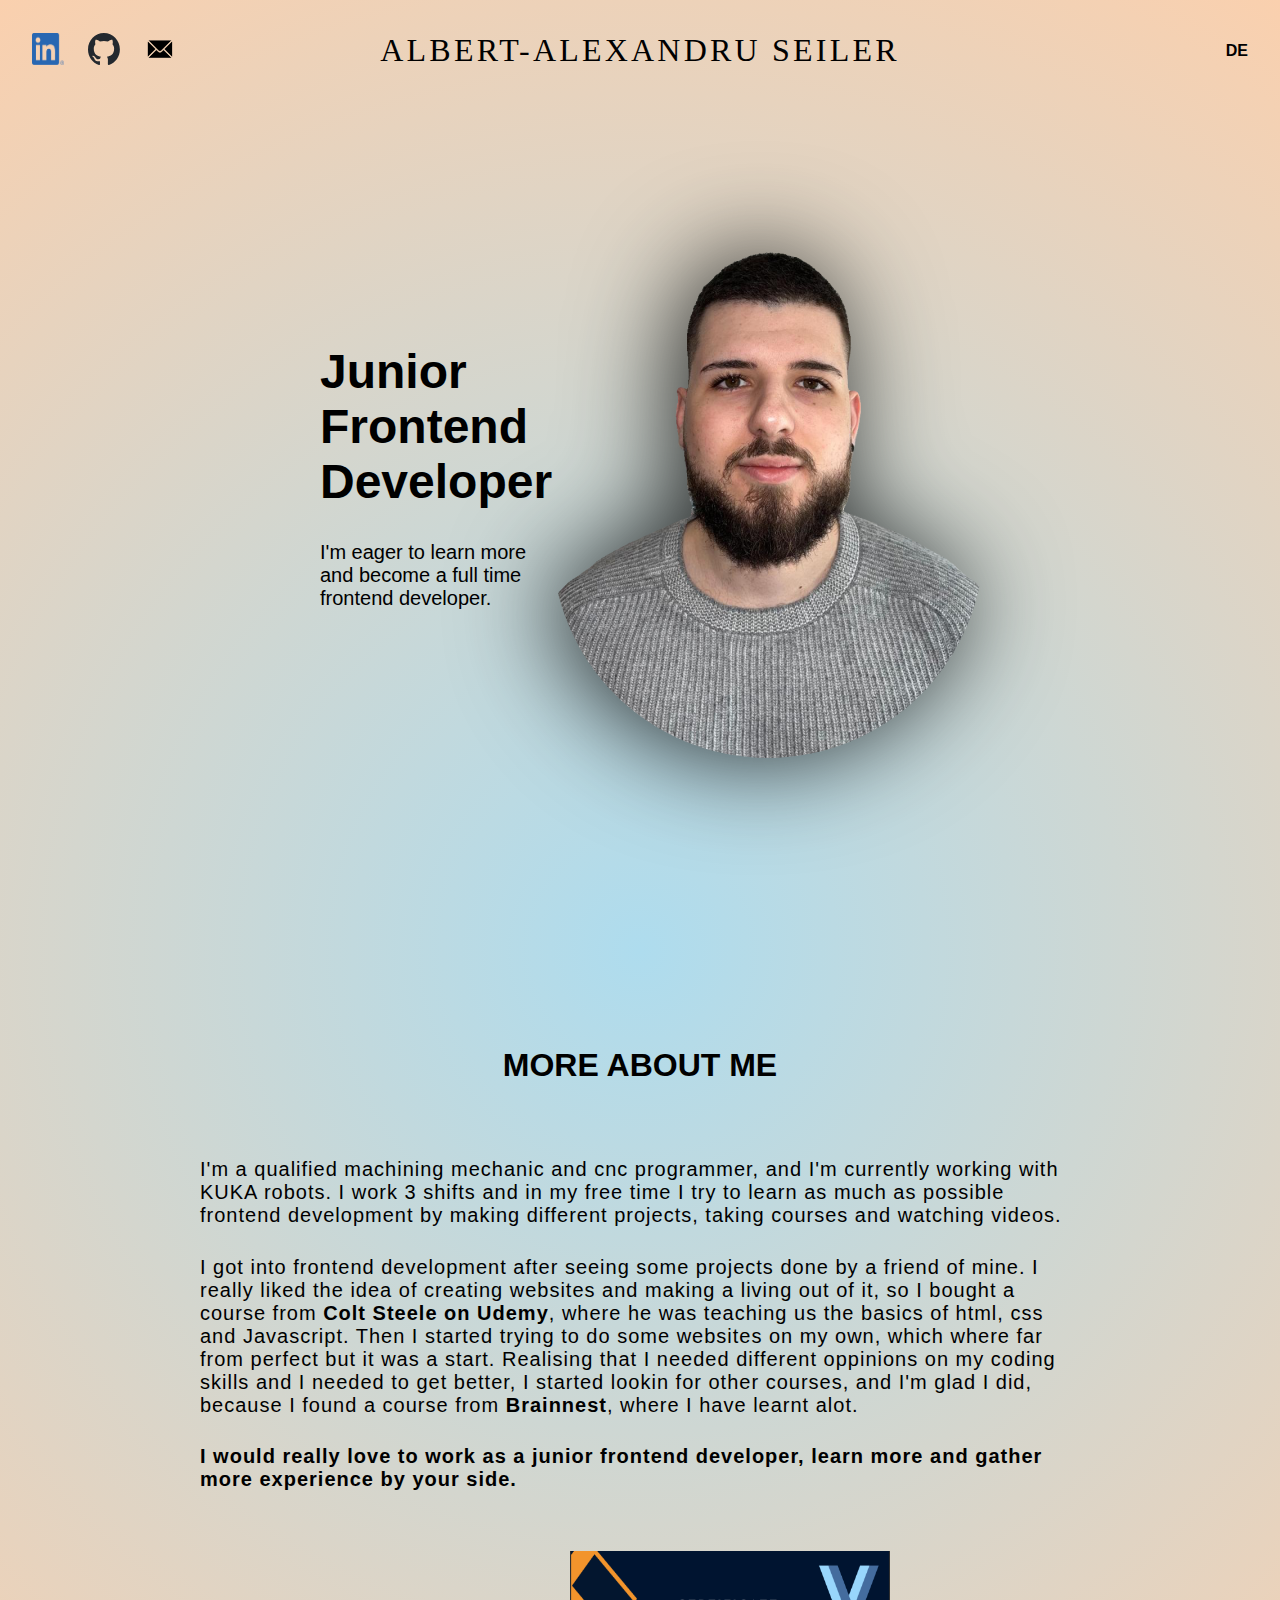
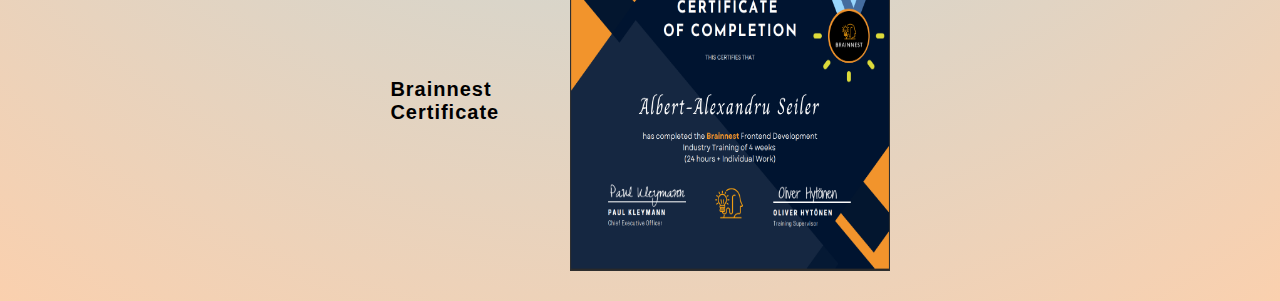
<file: index.html>
<!DOCTYPE html>
<html lang="en">

<head>
    <meta charset="UTF-8">
    <meta http-equiv="X-UA-Compatible" content="IE=edge">
    <meta name="viewport" content="width=device-width, initial-scale=1.0">
    <title>Get to know me</title>
    <link rel="stylesheet" href="./styles/app.css">
</head>

<body>
    <header>
        <nav class="links">
            <a href="https://www.linkedin.com/in/albert-seiler-94b75724b/" target="_blank"><img
                    src="./images/LI-In-Bug.png" alt="Linkedin icon"></a>
            <a href="https://github.com/albertseiler" target="_blank"><img src="./images/github-mark.svg"
                    alt="Github icon"></a>
            <a href="mailto:seileralbertalexandru@gmail.com"><img src="./images/pngegg.png" alt="=Email icon"></a>
        </nav>
        <p class="logo">Albert-Alexandru Seiler</p>
        <p class="language"><a href="./de-page/german-page.html">DE</a></p>
    </header>
    <main>
        <section class="text-and-picture">
            <aside class="aside-near-picture">
                <h1>Junior <br> Frontend Developer</h1>
                <p>I'm eager to learn more and become a full time frontend developer.</p>
            </aside>
            <picture>
                <img src="./images/pictureofme.png" alt="A picture of me" class="picture-of-me">
            </picture>
        </section>
        <section class="more-about-me">
            <h2>More about me</h2>
            <p>I'm a qualified machining mechanic and cnc programmer, and I'm currently working with KUKA robots.
                I work 3 shifts and in my free time I try to learn as much as possible frontend development by making
                different projects, taking courses and watching videos.
            </p>
            <p>
                I got into frontend development after seeing some projects done by a friend of mine. I really liked the
                idea of creating websites and making a living out of it, so I bought a course from <a
                    href="https://www.udemy.com/user/coltsteele/" target="_blank"><strong>Colt Steele on
                        Udemy</strong></a>,
                where he was teaching us the basics of html, css and Javascript.
                Then I started trying to do some websites on my own, which where far from perfect but it was a start.
                Realising that I needed different oppinions on my coding skills and I needed to get better, I started
                lookin for other courses, and I'm glad I did, because I found a course from <a
                    href="https://www.brainnest.consulting/" target="_blank"><strong>Brainnest</strong></a>,
                where I have learnt alot.
            </p>
            <p><strong>
                    I would really love to work as a junior frontend developer, learn more and gather more experience by
                    your side.</strong>
            </p>
            <figure class="figure-certificate">
                <figcaption class="figcaption-certificate">Brainnest <br> Certificate</figcaption>
                <img src="./images/Brainnest certificate.png" alt="Certificate of completion from Brainnest"
                    class="certificate">
            </figure>
        </section>
        <div id="modal" class="modal">
            <span id="modal-close" class="modal-close">&times;</span>
            <img src="./images/Brainnest certificate.png" id="modal-content" class="modal-content">
            <div id="modal-caption" class="modal-caption"></div>
        </div>
    </main>
    <footer></footer>

    <script src="./js/script.js"></script>
</body>

</html>
</file>
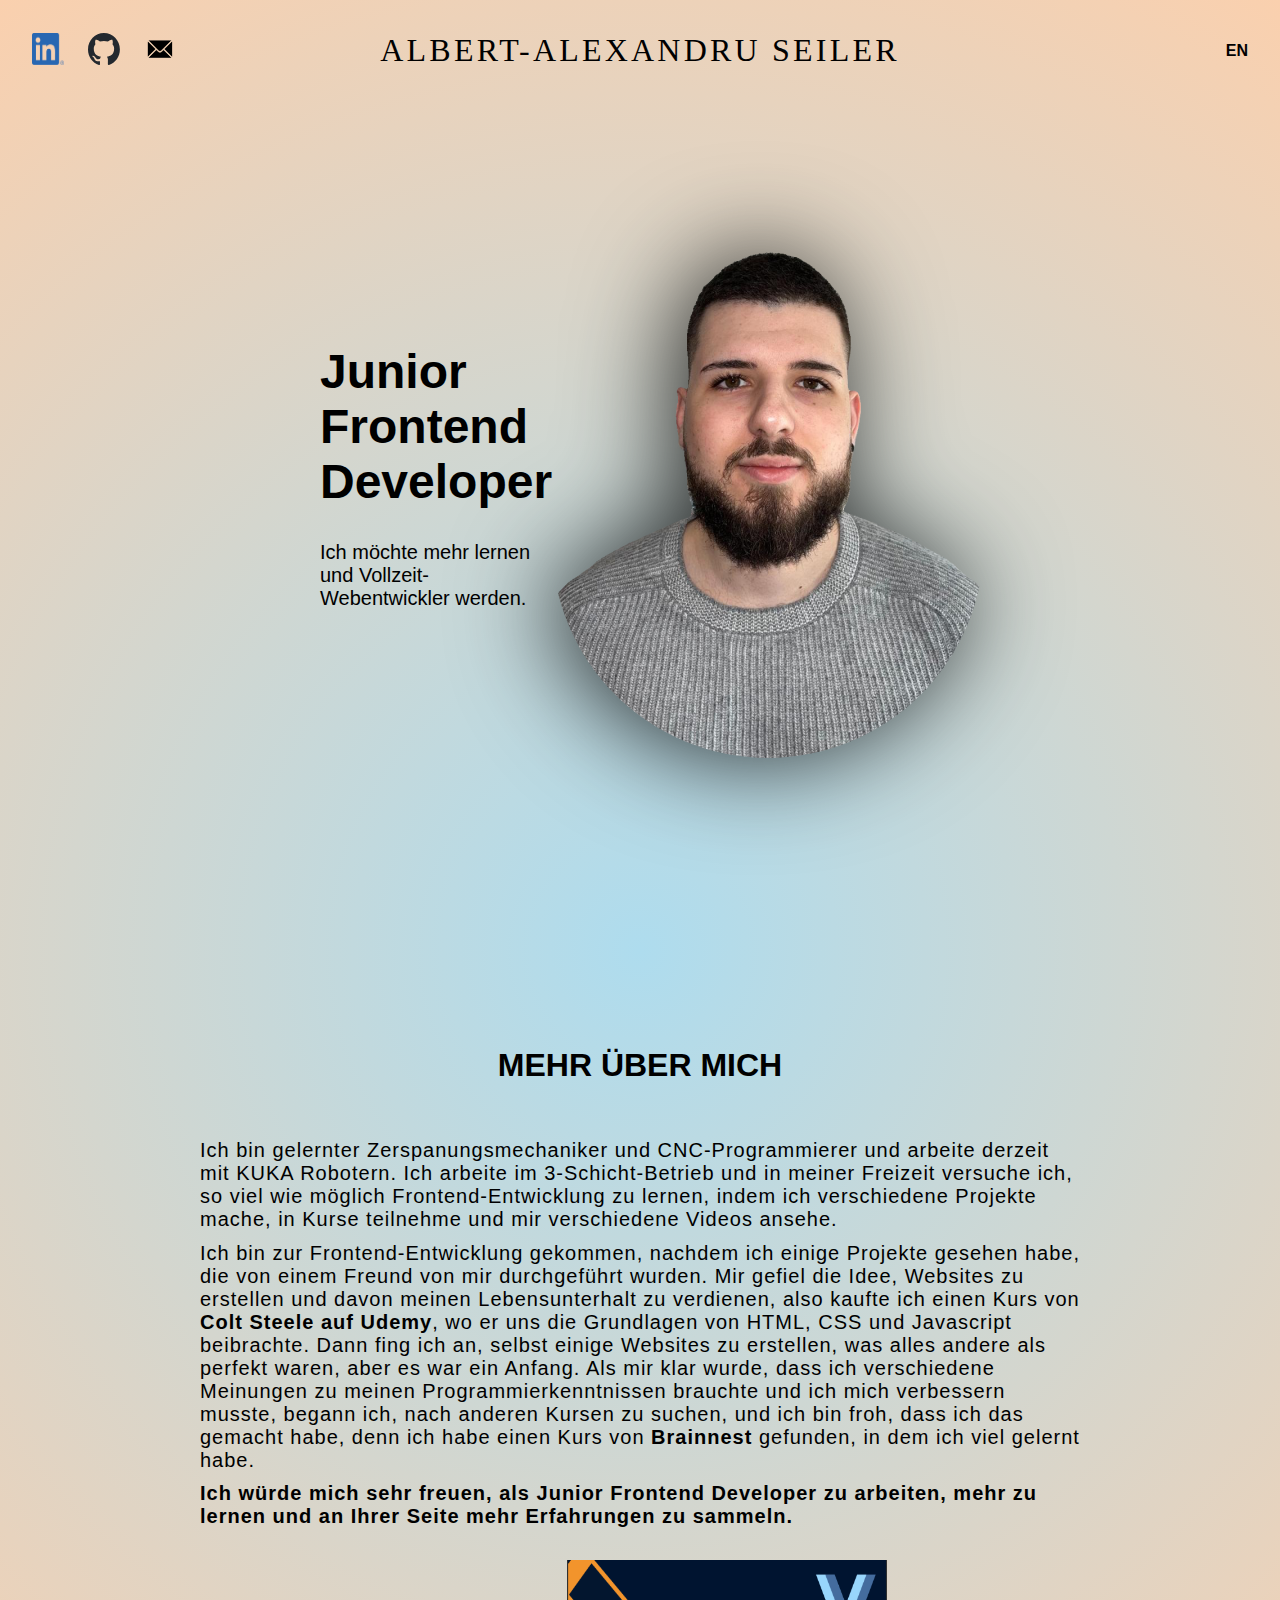
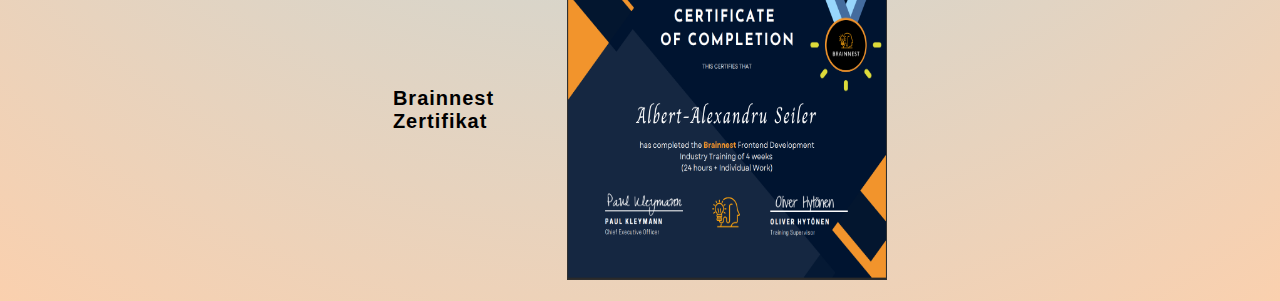
<file: de-page/german-page.html>
<!DOCTYPE html>
<html lang="en">

<head>
    <meta charset="UTF-8">
    <meta http-equiv="X-UA-Compatible" content="IE=edge">
    <meta name="viewport" content="width=device-width, initial-scale=1.0">
    <title>Get to know me</title>
    <link rel="stylesheet" href="../styles/app.css">
</head>

<body>
    <header>
        <nav class="links">
            <a href="https://www.linkedin.com/in/albert-seiler-94b75724b/" target="_blank"><img
                    src="../images/LI-In-Bug.png" alt="Linkedin icon"></a>
            <a href="https://github.com/albertseiler" target="_blank"><img src="../images/github-mark.svg"
                    alt="Github icon"></a>
            <a href="mailto:seileralbertalexandru@gmail.com"><img src="../images/pngegg.png" alt="=Email icon"></a>
        </nav>
        <p class="logo">Albert-Alexandru Seiler</p>
        <p class="language"><a href="../index.html">EN</a></p>

    </header>
    <main>
        <section class="text-and-picture">
            <aside class="aside-near-picture">
                <h1>Junior <br> Frontend Developer</h1>
                <p>Ich möchte mehr lernen und Vollzeit-Webentwickler werden.</p>
            </aside>
            <picture>
                <img src="../images/pictureofme.png" alt="A picture of me" class="picture-of-me">
            </picture>
        </section>
        <section class="more-about-me">
            <h2>Mehr über mich</h2>
            <p>Ich bin gelernter Zerspanungsmechaniker und CNC-Programmierer und arbeite derzeit mit KUKA Robotern.
                Ich arbeite im 3-Schicht-Betrieb und in meiner Freizeit versuche ich, so viel wie möglich
                Frontend-Entwicklung zu lernen, indem ich verschiedene Projekte mache, in Kurse teilnehme und mir
                verschiedene Videos
                ansehe.
            </p>
            <p>
                Ich bin zur Frontend-Entwicklung gekommen, nachdem ich einige Projekte gesehen habe, die von einem
                Freund von mir durchgeführt wurden. Mir gefiel die Idee, Websites zu erstellen und davon meinen
                Lebensunterhalt zu verdienen, also kaufte ich einen Kurs von <a
                    href="https://www.udemy.com/user/coltsteele/" target="_blank"><strong>Colt Steele auf
                        Udemy</strong></a>, wo er uns die
                Grundlagen von HTML, CSS und Javascript beibrachte. Dann fing ich an, selbst einige Websites zu
                erstellen, was alles andere als perfekt waren, aber es war ein Anfang. Als mir klar wurde, dass ich
                verschiedene Meinungen zu meinen Programmierkenntnissen brauchte und ich mich verbessern musste, begann
                ich, nach anderen Kursen zu suchen, und ich bin froh, dass ich das gemacht habe, denn ich habe einen
                Kurs von <a href="https://www.brainnest.consulting/" target="_blank"><strong>Brainnest</strong></a>
                gefunden, in dem ich viel gelernt habe.
            </p>
            <p><strong>
                    Ich würde mich sehr freuen, als Junior Frontend Developer zu arbeiten, mehr zu lernen und an Ihrer
                    Seite mehr Erfahrungen zu sammeln.</strong>
            </p>
            <figure class="figure-certificate">
                <figcaption class="figcaption-certificate">Brainnest <br> Zertifikat</figcaption>
                <img src="../images/Brainnest certificate.png" alt="Certificate of completion from Brainnest"
                    class="certificate">
            </figure>
        </section>
        <div id="modal" class="modal">
            <span id="modal-close" class="modal-close">&times;</span>
            <img src="../images/Brainnest certificate.png" id="modal-content" class="modal-content">
            <div id="modal-caption" class="modal-caption"></div>
        </div>
    </main>
    <footer></footer>

    <script src="../js/script.js"></script>
</body>

</html>
</file>
<file: styles/app.css>
*,
*::after,
*::before {
    box-sizing: border-box;
    font-family: Arial, Helvetica, sans-serif;
}

header {
    display: flex;
    justify-content: space-between;
    align-items: center;
    margin: 0;
    padding: 0;
    margin-left: 2em;
    margin-right: 2em;
}

header img {
    width: 2em;
    height: 2em;
    margin-right: 1.5em;
}

body {
    margin: 0;
    background: rgb(190, 205, 185);
    background: radial-gradient(circle, rgba(190, 205, 185, 1) 0%, rgba(174, 220, 238, 1) 0%, rgba(250, 208, 174, 1) 100%);
}

.logo {
    font-family: fantasy;
    text-transform: uppercase;
    font-size: 2em;
    letter-spacing: 0.1em;
    justify-content: center;
    align-items: center;
}

.text-and-picture {
    display: flex;
    margin-left: 20em;
    margin-right: 20em;
    justify-content: space-between;
    height: 100vh;
    padding-bottom: 10em;
}

picture {
    align-self: center;
}

.picture-of-me {
    margin: 0;
    padding: 0;
    filter: drop-shadow(-10px 1px 50px rgba(0, 0, 0, 0.8));
    border-radius: 14em;
}

.aside-near-picture {
    align-self: center;
}

.aside-near-picture h1 {
    font-size: 3em;
    font-weight: 800;
}

.aside-near-picture p {
    font-size: 1.25em;
}

.more-about-me {
    height: 100vh;
    display: flex;
    flex-wrap: wrap;
    justify-content: center;
}

.more-about-me h2 {
    text-align: center;
    font-size: 2em;
    text-transform: uppercase;
    height: 4em;
    display: flex;
    align-items: center;
    margin: 0;
}

.more-about-me p {
    margin: 0;
    text-align: start;
    margin-left: 10em;
    margin-right: 10em;
    font-size: 1.25em;
    letter-spacing: 0.05em;
    position: relative;
}

.more-about-me a {
    text-decoration: none;
    color: black;
}

.more-about-me a:hover {
    opacity: 0.7;
}

.figure-certificate {
    display: flex;
    align-items: center;
    justify-content: space-evenly;
    width: 50vw;
}

.certificate {
    width: 20em;
    height: 20em;
}

.figcaption-certificate {
    font-size: 1.25em;
    letter-spacing: 0.05em;
    margin-bottom: 1em;
    font-weight: 600;
    display: flex;
}

.certificate:hover {
    cursor: pointer;
    opacity: 0.7;
}


.modal {
    display: none;
    position: fixed;
    z-index: 1;
    padding-top: 4em;
    left: 0;
    top: 0;
    width: 100%;
    height: 100%;
    overflow: auto;
    background-color: rgb(0, 0, 0);
    background-color: rgba(0, 0, 0, 0.8);
}


.modal-content {
    margin: auto;
    display: block;
    width: 80%;
    height: 90%;
    opacity: 1 !important;
    max-width: 1200px;
}


.modal-caption {
    margin: auto;
    display: block;
    width: 80%;
    max-width: 1200px;
    text-align: center;
    color: white;
    font-weight: 700;
    font-size: 1em;
    margin-top: 32px;
}


.modal-content,
.modal-caption {
    animation-name: zoom;
    animation-duration: 0.6s;
}

.modal-close {
    position: absolute;
    top: 15px;
    right: 35px;
    color: #f1f1f1;
    font-size: 40px;
    font-weight: bold;
    transition: 0.3s;
}

.modal-close:hover,
.modal-close:focus {
    color: #bbb;
    text-decoration: none;
    cursor: pointer;
}

.language {
    display: flex;
    font-size: 1em;
    font-weight: bold;
    justify-content: flex-end;
}

.language a {
    text-decoration: none;
    color: black;
}

.links {
    display: flex;
    justify-content: flex-start;
    width: 15em;
}


.links,
.language {
    flex-grow: 1;
    flex-basis: 0;
}

@keyframes slideIn {
    from {
        transform: translateX(-200%);
    }

    to {
        transform: translateX(0%);
    }
}

@keyframes slideInRight {
    from {
        transform: translateX(200%);
    }

    to {
        transform: translateX(0%);
    }
}


@media (min-width: 1023px) {
    header {
        animation-name: slideIn;
        animation-duration: 2s;
    }

    .picture-of-me {
        animation-name: slideInRight;
        animation-duration: 2s;
    }

    .aside-near-picture {
        animation-name: slideIn;
        animation-duration: 2s;
    }
}


@media (max-width: 1100px) {
    .text-and-picture {
        margin: 0;
    }

    .more-about-me p {
        margin: 0;
        font-size: 1.15em;
        margin-left: 1em;
        margin-right: 1em;
    }

    .more-about-me h2 {
        font-size: 1.5em;
    }

    .picture-of-me {
        width: 30vw;
    }

    .aside-near-picture {
        width: 30vw;
    }

    .aside-near-picture h1 {
        font-size: 1.5em;
    }

    .aside-near-picture p {
        font-size: 1.25em;
    }

    .text-and-picture {
        margin-left: 6em;
        margin-right: 6em;
    }

}

@media (max-width:800px) {
    header img {
        width: 1.25em;
        height: 1.25em;
        margin-right: .5em;
    }

    .logo {
        font-size: 1.5em;
    }

    .text-and-picture {
        display: flex;
        flex-wrap: wrap;
        justify-content: center;
        gap: 1em;
    }

    .picture-of-me {
        margin: 0;
        padding: 0;
        filter: drop-shadow(-10px 1px 50px rgba(0, 0, 0, 0.8));
        border-radius: 14em;
        height: 50vh;
    }

    .aside-near-picture {
        width: 57%;
    }

    .aside-near-picture h1 {
        font-size: 1.5em;
        font-weight: 800;
        text-align: center;
    }

    .aside-near-picture p {
        font-size: 1em;
        text-align: center;
    }

    .more-about-me {
        margin-left: 3em;
        margin-right: 3em;
    }

    .more-about-me h2 {
        font-size: 1.5em;
    }

    .more-about-me p {
        margin-bottom: 0.5em;
        font-size: 1em;
    }

    .figure-certificate {
        display: flex;
        align-items: center;
        justify-content: space-evenly;
        width: 70vw;
    }

    .certificate {
        width: 20em;
        height: 20em;
    }

    .figcaption-certificate {
        font-size: 1em;
        letter-spacing: 0.05em;
        margin-bottom: 1em;
        font-weight: 600;
        display: flex;
    }

    .modal-content {
        margin: auto;
        display: block;
        width: 85%;
        height: 90%;
        opacity: 1 !important;
        max-width: 1200px;
    }
}

@media (max-width: 430px) {
    header {
        margin: 0;
        margin-left: 1em;
        margin-right: 1em;
    }

    .logo {
        padding-right: 1em;
        padding-left: 1em;
        font-size: 1em;
    }

    .language {
        font-size: .75em;
    }

    .picture-of-me {
        height: 30vh;
        width: 50vw;
    }

    .aside-near-picture {
        width: 50vw;
    }

    .aside-near-picture h1 {
        font-size: 1.25em;
    }

    .aside-near-picture p {
        font-size: 1em;
    }

    .figure-certificate {
        display: flex;
        flex-wrap: wrap;
        align-items: center;
        justify-content: space-evenly;
        width: 70vw;
    }

    .certificate {
        width: 15em;
        height: 10em;
        margin-bottom: 1em;
    }

    .figcaption-certificate {
        font-size: 1em;
        letter-spacing: 0.05em;
        margin-bottom: 1em;
        font-weight: 600;
        display: flex;
    }

    .modal-content {
        margin: auto;
        display: block;
        width: 85%;
        height: 40%;
        opacity: 1 !important;
        max-width: 1200px;
        margin-top: 10em;
    }
}
</file>
